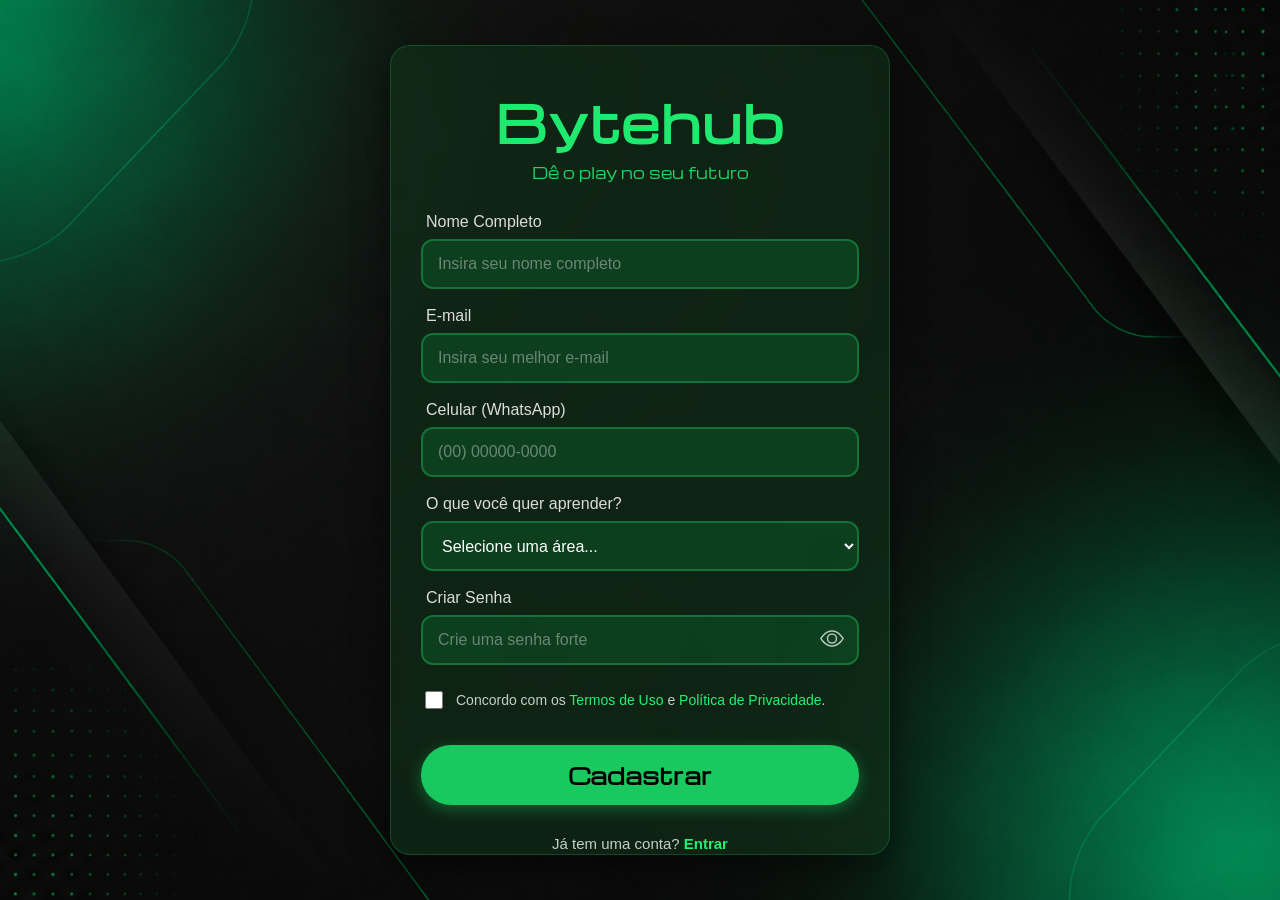
<file: criar/criar.html>
<!DOCTYPE html>
<html lang="pt-br">

<head>
    <meta charset="UTF-8">
    <meta name="viewport" content="width=device-width, initial-scale=1.0">
    <title>Criar Conta - Bytehub</title>
    <link rel="stylesheet" href="criar.css">
</head>

<body>

    <div class="divc scrollable">

        <div class="cabecalho">
            <h1 class="titulo">Bytehub</h1>
            <h2 class="slogan">Dê o play no seu futuro</h2>
        </div>

        <form class="formulario" action="../menu/index.html">

            <div class="campo">
                <label for="nome">Nome Completo</label>
                <input type="text" id="nome" placeholder="Insira seu nome completo" required>
            </div>

            <div class="campo">
                <label for="email">E-mail</label>
                <input type="email" id="email" placeholder="Insira seu melhor e-mail" required>
            </div>

            <div class="campo">
                <label for="telefone">Celular (WhatsApp)</label>
                <input type="tel" id="telefone" placeholder="(00) 00000-0000">
            </div>

            <div class="campo">
                <label for="interesse">O que você quer aprender?</label>

                <select id="interesse" required>
                    <option value="" disabled selected>Selecione uma área...</option>
                    <option value="programacao">Programação (Front-end, Back-end)</option>
                    <option value="design">Design (UI/UX, Gráfico)</option>
                    <option value="marketing">Marketing Digital</option>
                    <option value="dados">Ciência de Dados / IA</option>
                    <option value="outros">Outros</option>
                </select>
            </div>

            <div class="campo">
                <label for="senha">Criar Senha</label>

                <div class="input-wrapper">
                    <input type="password" id="senha" placeholder="Crie uma senha forte" required>

                    <button class="olho" type="button" onclick="mostrarSenha()">
                        <img class="iconeo" id="iconeSenha" src="../icons/eye.svg" alt="Ver senha">
                    </button>
                </div>
            </div>

            <div class="campo-checkbox">
                <input type="checkbox" id="termos" required>

                <label for="termos">
                    Concordo com os
                    <a href="#">Termos de Uso</a>
                    e
                    <a href="#">Política de Privacidade</a>.
                </label>
            </div>

            <button type="submit" class="entra">Cadastrar</button>

        </form>

        <p class="texto">
            Já tem uma conta?
            <a class="criar" href="../entrada/entrar.html">Entrar</a>
        </p>

    </div>

    <script src="criar.js"></script>

</body>

</html>
</file>
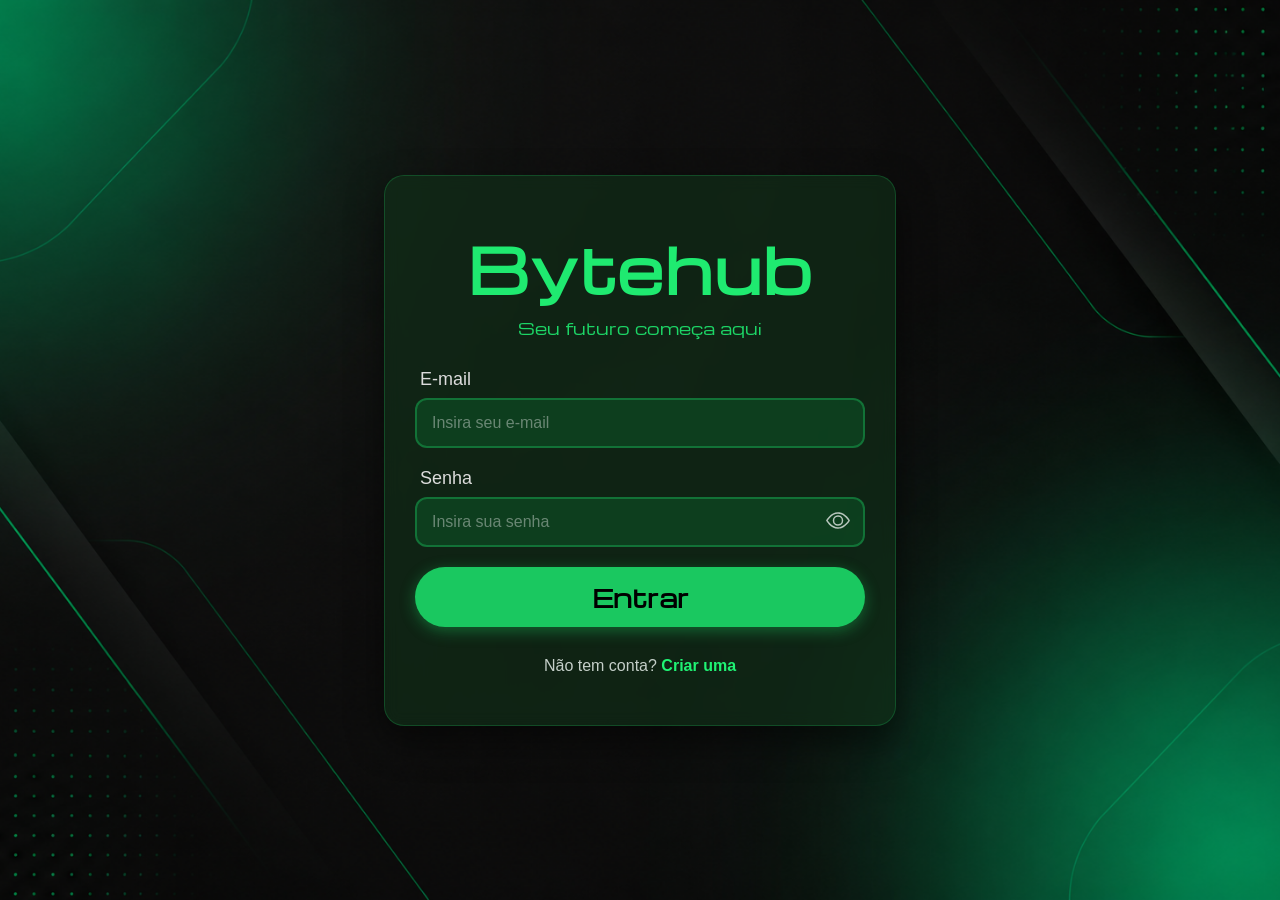
<file: entrada/entrar.html>
<!DOCTYPE html>
<html lang="pt-br">
<head>
    <meta charset="UTF-8">
    <meta name="viewport" content="width=device-width, initial-scale=1.0">
    <title>Entrar - Bytehub</title>
    <link rel="stylesheet" href="entr.css">
</head>
<body>
    <div class="divc">
        <div class="cabecalho">
            <h1 class="titulo">Bytehub</h1>
            <h2 class="slogan">Seu futuro começa aqui</h2>
        </div>
        
        <!-- Formulário com ID para escutar o submit -->
        <form id="formLogin" class="formulario">
            <div class="campo">
                <label for="email">E-mail</label>
                <input type="email" id="email" placeholder="Insira seu e-mail" required>
            </div>
            
            <div class="campo">
                <label for="senha">Senha</label>
                <div class="input-wrapper">
                    <input type="password" id="senha" placeholder="Insira sua senha" required>
                    <button class="olho" type="button" onclick="mostrarSenha()">
                        <img class="iconeo" id="iconeSenha" src="../icons/eye.svg" alt="Ver senha">
                    </button>
                </div>
            </div>

            <!-- Botão do tipo submit e SEM a tag <a> por fora -->
            <button type="submit" class="entra">Entrar</button>
        </form>
        
        <p class="texto">Não tem conta? <a class="criar" href="../criar/criar.html">Criar uma</a></p>
    </div>

    <script src="entr.js"></script>
</body>
</html>
</file>
<file: criar/criar.css>
@font-face {
    font-family: "Micrh";
    src: url("../fontes/Michroma/Michroma-Regular.ttf");
}

body {
    display: flex;
    margin: 0;
    justify-content: center;
    align-items: center;
    min-height: 100vh;
    background-image: url('../imagens/fundoentr.png');
    background-repeat: no-repeat;
    background-size: cover;
    background-position: center;
    font-family: Arial, Helvetica, sans-serif;
}

.divc {
    background-color: rgba(18, 50, 25, 0.6);
    backdrop-filter: blur(8px);
    width: 100%;
    max-width: 500px;
    max-height: 90vh;
    overflow-y: auto;
    padding: 40px 30px;
    border-radius: 20px;
    border: 1px solid rgba(31, 234, 112, 0.2);
    box-shadow: 0 15px 35px rgba(0, 0, 0, 0.5);
    display: flex;
    flex-direction: column;
    align-items: center;
    gap: 30px;
    box-sizing: border-box;
}

.divc::-webkit-scrollbar {
    width: 8px;
}

.divc::-webkit-scrollbar-track {
    background: transparent;
}

.divc::-webkit-scrollbar-thumb {
    background: rgba(31, 234, 112, 0.4);
    border-radius: 10px;
}

.divc::-webkit-scrollbar-thumb:hover {
    background: rgba(31, 234, 112, 0.8);
}

.cabecalho {
    text-align: center;
}

.titulo {
    margin: 0;
    font-weight: 900;
    font-size: 50px;
    font-family: "Micrh", sans-serif;
    letter-spacing: 2px;
    color: #1fea70;
}

.slogan {
    margin: 5px 0 0 0;
    font-family: "Micrh", sans-serif;
    color: #1fea70;
    font-size: 15px;
    font-weight: normal;
    opacity: 0.9;
}

.formulario {
    width: 100%;
    display: flex;
    flex-direction: column;
    gap: 18px;
}

.campo {
    display: flex;
    flex-direction: column;
    gap: 8px;
}

.campo label {
    color: rgb(220, 220, 220);
    font-size: 16px;
    font-weight: 500;
    margin-left: 5px;
}

.campo input,
.campo select {
    width: 100%;
    box-sizing: border-box;
    height: 50px;
    padding: 0 15px;
    border: 2px solid rgba(31, 234, 112, 0.3);
    border-radius: 12px;
    background-color: rgba(11, 102, 47, 0.4);
    font-size: 16px;
    color: #ffffff;
    outline: none;
    transition: all 0.3s ease;
}

.campo input::placeholder {
    color: #c5cfc9;
    opacity: 0.5;
}

.campo input:hover,
.campo select:hover {
    background-color: rgba(18, 179, 82, 0.4);
    border-color: rgba(31, 234, 112, 0.6);
}

.campo input:focus,
.campo select:focus {
    background-color: rgba(19, 147, 70, 0.6);
    border-color: #1fea70;
    box-shadow: 0 0 10px rgba(31, 234, 112, 0.3);
}

.campo select {
    cursor: pointer;
}

.campo select option {
    background-color: #0b4522;
    color: white;
}

.input-wrapper {
    position: relative;
    width: 100%;
}

.olho {
    position: absolute;
    right: 15px;
    top: 50%;
    transform: translateY(-50%);
    background-color: transparent;
    border: none;
    cursor: pointer;
    padding: 0;
}

.iconeo {
    filter: brightness(0) invert(1) opacity(0.7);
    width: 24px;
    transition: 0.3s ease;
}

.olho:hover .iconeo {
    filter: brightness(0) invert(1) opacity(1);
}

.campo-checkbox {
    display: flex;
    align-items: center;
    gap: 10px;
    margin-top: 5px;
    margin-bottom: 5px;
}

.campo-checkbox input {
    width: 18px;
    height: 18px;
    accent-color: #1fea70;
    cursor: pointer;
}

.campo-checkbox label {
    color: #c5cfc9;
    font-size: 14px;
    cursor: pointer;
}

.campo-checkbox a {
    color: #1ff374;
    text-decoration: none;
}

.campo-checkbox a:hover {
    text-decoration: underline;
}

.entra {
    width: 100%;
    height: 60px;
    border-radius: 30px;
    font-size: 22px;
    background-color: #1ac860;
    color: #000;
    border: none;
    font-family: "Micrh", sans-serif;
    font-weight: bold;
    cursor: pointer;
    transition: all 0.3s ease;
    box-shadow: 0 4px 15px rgba(26, 200, 96, 0.4);
    margin-top: 10px;
}

.entra:hover {
    background-color: #169649;
    transform: translateY(-2px);
    box-shadow: 0 6px 20px rgba(26, 200, 96, 0.6);
}

.texto {
    color: #c5cfc9;
    font-size: 15px;
    margin: 0;
}

.criar {
    color: #1ff374;
    text-decoration: none;
    font-weight: bold;
    transition: 0.3s;
}

.criar:hover {
    text-decoration: underline;
    text-shadow: 0 0 8px rgba(31, 243, 116, 0.5);
}
</file>
<file: entrada/entr.css>
@font-face {
    font-family: "Micrh";
    src: url("../fontes/Michroma/Michroma-Regular.ttf");
}

body {
    display: flex;
    margin: 0;
    justify-content: center;
    align-items: center;
    min-height: 100vh;
    background-image: url('../imagens/fundoentr.png');
    background-repeat: no-repeat;
    background-size: cover;
    background-position: center;
    font-family: Arial, Helvetica, sans-serif;
}

.divc {
    background-color: rgba(18, 50, 25, 0.6);
    backdrop-filter: blur(8px);
    width: 100%;
    max-width: 450px;
    padding: 50px 30px;
    border-radius: 20px;
    border: 1px solid rgba(31, 234, 112, 0.2);
    box-shadow: 0 15px 35px rgba(0, 0, 0, 0.5);
    display: flex;
    flex-direction: column;
    align-items: center;
    gap: 30px;
}

.cabecalho {
    text-align: center;
}

.titulo {
    margin: 0;
    font-weight: 900;
    font-size: 60px;
    font-family: "Micrh", sans-serif;
    letter-spacing: 2px;
    color: #1fea70;
}

.slogan {
    margin: 5px 0 0 0;
    font-family: "Micrh", sans-serif;
    color: #1fea70;
    font-size: 16px;
    font-weight: normal;
    opacity: 0.9;
}

.formulario {
    width: 100%;
    display: flex;
    flex-direction: column;
    gap: 20px;
}

.campo {
    display: flex;
    flex-direction: column;
    gap: 8px;
}

.campo label {
    color: rgb(220, 220, 220);
    font-size: 18px;
    font-weight: 500;
    margin-left: 5px;
}

.campo input {
    width: 100%;
    box-sizing: border-box;
    height: 50px;
    padding: 0 15px;
    border: 2px solid rgba(31, 234, 112, 0.3);
    border-radius: 12px;
    background-color: rgba(11, 102, 47, 0.4);
    font-size: 16px;
    color: #ffffff;
    outline: none;
    transition: all 0.3s ease;
}

.campo input::placeholder {
    color: #c5cfc9;
    opacity: 0.5;
}

.campo input:hover {
    background-color: rgba(18, 179, 82, 0.4);
    border-color: rgba(31, 234, 112, 0.6);
}

.campo input:focus {
    background-color: rgba(19, 147, 70, 0.6);
    border-color: #1fea70;
    box-shadow: 0 0 10px rgba(31, 234, 112, 0.3);
}

.input-wrapper {
    position: relative;
    width: 100%;
}

.olho {
    position: absolute;
    right: 15px;
    top: 50%;
    transform: translateY(-50%);
    background-color: transparent;
    border: none;
    cursor: pointer;
    padding: 0;
}

.iconeo {
    filter: brightness(0) invert(1) opacity(0.7);
    width: 24px;
    transition: 0.3s ease;
}

.olho:hover .iconeo {
    filter: brightness(0) invert(1) opacity(1);
}

.link-botao {
    width: 100%;
    text-decoration: none;
}

.entra {
    width: 100%;
    height: 60px;
    border-radius: 30px;
    font-size: 24px;
    background-color: #1ac860;
    color: #000;
    border: none;
    font-family: "Micrh", sans-serif;
    font-weight: bold;
    cursor: pointer;
    transition: all 0.3s ease;
    box-shadow: 0 4px 15px rgba(26, 200, 96, 0.4);
}

.entra:hover {
    background-color: #169649;
    transform: translateY(-2px);
    box-shadow: 0 6px 20px rgba(26, 200, 96, 0.6);
}

.texto {
    color: #c5cfc9;
    font-size: 16px;
    margin: 0;
}

.criar {
    color: #1ff374;
    text-decoration: none;
    font-weight: bold;
    transition: 0.3s;
}

.criar:hover {
    text-decoration: underline;
    text-shadow: 0 0 8px rgba(31, 243, 116, 0.5);
}
</file>
